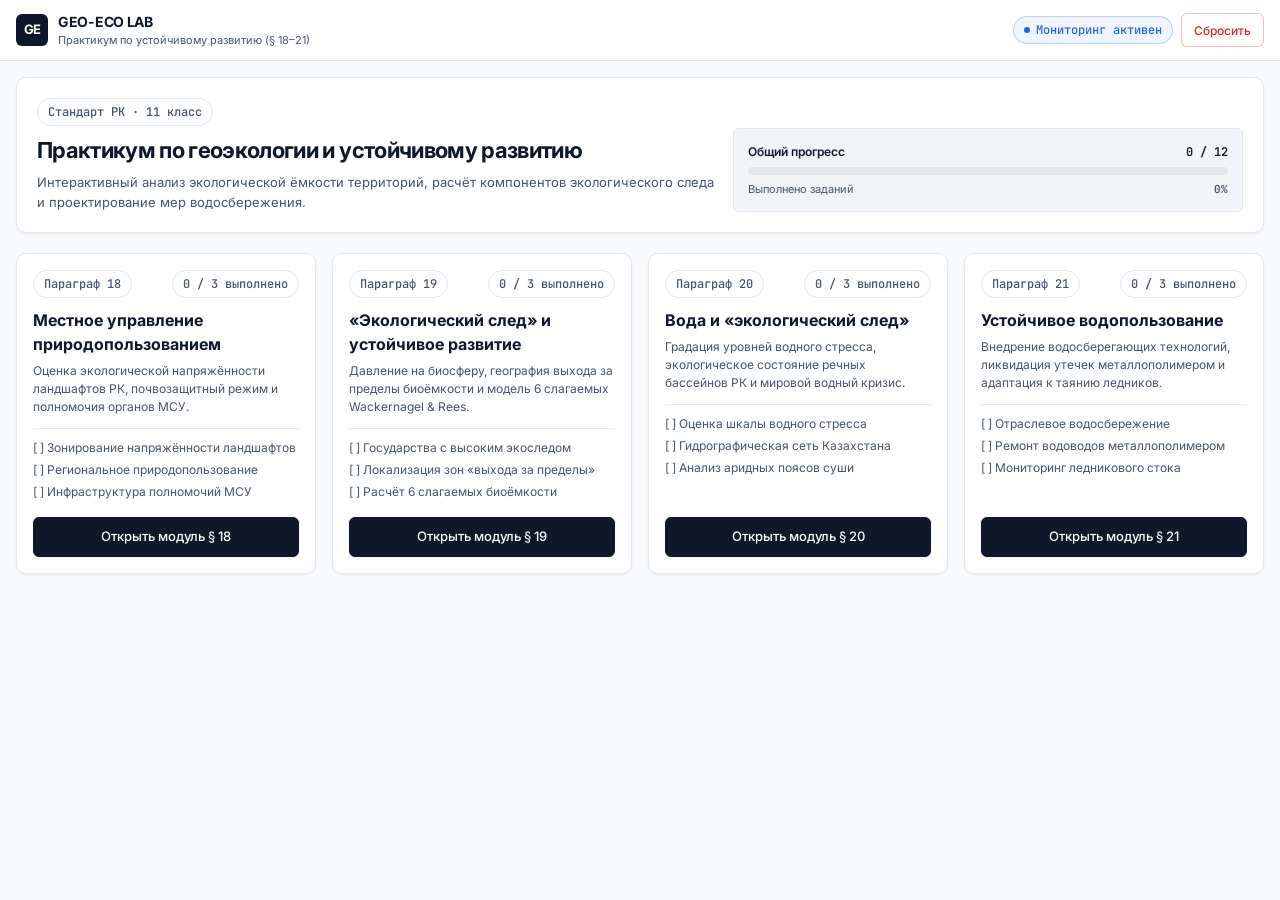
<file: index.html>
<!DOCTYPE html>
<html lang="ru">
<head>
  <meta charset="UTF-8">
  <meta name="viewport" content="width=device-width, initial-scale=1.0, maximum-scale=1.0, user-scalable=no">
  <title>GEO-ECO LAB — Практикум по геоэкологии и устойчивому развитию</title>
  <link rel="preconnect" href="https://fonts.googleapis.com">
  <link rel="preconnect" href="https://fonts.gstatic.com" crossorigin>
  <link href="https://fonts.googleapis.com/css2?family=Inter:wght@400;500;600;700&family=JetBrains+Mono:wght@500;600&display=swap" rel="stylesheet">
  <link rel="stylesheet" href="styles.css">
</head>
<body>

  <header class="app-header">
    <div class="header-container">
      <a href="index.html" class="brand-badge">
        <div class="brand-icon">GE</div>
        <div>
          <div class="brand-title">GEO-ECO LAB</div>
          <div class="brand-subtitle">Практикум по устойчивому развитию (§ 18–21)</div>
        </div>
      </a>
      <div class="header-actions">
        <span class="badge info">
          <span class="status-dot"></span>
          Мониторинг активен
        </span>
        <button onclick="StateManager.resetAll()" class="btn btn-danger-outline btn-sm">Сбросить</button>
      </div>
    </div>
  </header>

  <main class="main-content">
    
    <!-- Hero / Progress Telemetry -->
    <div class="card" style="margin-bottom: 20px; padding: 20px;">
      <div style="display: flex; justify-content: space-between; align-items: flex-end; flex-wrap: wrap; gap: 16px;">
        <div style="max-width: 680px;">
          <div class="badge" style="margin-bottom: 8px;">Стандарт РК · 11 класс</div>
          <h1 style="font-size: 22px; font-weight: 700; letter-spacing: -0.03em; margin-bottom: 6px;">
            Практикум по геоэкологии и устойчивому развитию
          </h1>
          <p style="color: var(--text-muted); font-size: 13px;">
            Интерактивный анализ экологической ёмкости территорий, расчёт компонентов экологического следа и проектирование мер водосбережения.
          </p>
        </div>
        <div style="flex: 1; min-width: 240px; background: var(--bg-subtle); padding: 14px; border-radius: var(--radius-sm); border: 1px solid var(--border-dim);">
          <div style="display: flex; justify-content: space-between; margin-bottom: 6px; font-size: 12px; font-weight: 600;">
            <span>Общий прогресс</span>
            <span id="overall-counter" style="font-family: var(--font-mono);">0 / 12</span>
          </div>
          <div class="progress-container">
            <div id="overall-bar" class="progress-bar-fill" style="width: 0%;"></div>
          </div>
          <div style="display: flex; justify-content: space-between; margin-top: 6px; font-size: 11px; color: var(--text-muted);">
            <span>Выполнено заданий</span>
            <span id="overall-percent" style="font-family: var(--font-mono); font-weight: 600;">0%</span>
          </div>
        </div>
      </div>
    </div>

    <!-- 4 Modules Grid -->
    <div style="display: grid; grid-template-columns: repeat(auto-fit, minmax(290px, 1fr)); gap: 16px;">
      
      <!-- § 18 -->
      <div class="card" style="display: flex; flex-direction: column; justify-content: space-between;">
        <div>
          <div style="display: flex; justify-content: space-between; align-items: center; margin-bottom: 10px;">
            <span class="badge">Параграф 18</span>
            <span id="badge-p18" class="badge">0 / 3</span>
          </div>
          <h2 style="font-size: 16px; font-weight: 700; margin-bottom: 6px;">
            Местное управление природопользованием
          </h2>
          <p style="font-size: 12px; color: var(--text-muted); margin-bottom: 12px;">
            Оценка экологической напряжённости ландшафтов РК, почвозащитный режим и полномочия органов МСУ.
          </p>
          <div style="border-top: 1px solid var(--border-dim); padding-top: 10px; margin-bottom: 16px; font-size: 12px; display: flex; flex-direction: column; gap: 4px;">
            <div id="item-p18_t1" style="color: var(--text-muted);">[ ] Зонирование напряжённости ландшафтов</div>
            <div id="item-p18_t2" style="color: var(--text-muted);">[ ] Региональное природопользование</div>
            <div id="item-p18_t3" style="color: var(--text-muted);">[ ] Инфраструктура полномочий МСУ</div>
          </div>
        </div>
        <a href="paragraph-18.html" class="btn btn-primary" style="width: 100%;">Открыть модуль § 18</a>
      </div>

      <!-- § 19 -->
      <div class="card" style="display: flex; flex-direction: column; justify-content: space-between;">
        <div>
          <div style="display: flex; justify-content: space-between; align-items: center; margin-bottom: 10px;">
            <span class="badge">Параграф 19</span>
            <span id="badge-p19" class="badge">0 / 3</span>
          </div>
          <h2 style="font-size: 16px; font-weight: 700; margin-bottom: 6px;">
            «Экологический след» и устойчивое развитие
          </h2>
          <p style="font-size: 12px; color: var(--text-muted); margin-bottom: 12px;">
            Давление на биосферу, география выхода за пределы биоёмкости и модель 6 слагаемых Wackernagel & Rees.
          </p>
          <div style="border-top: 1px solid var(--border-dim); padding-top: 10px; margin-bottom: 16px; font-size: 12px; display: flex; flex-direction: column; gap: 4px;">
            <div id="item-p19_t1" style="color: var(--text-muted);">[ ] Государства с высоким экоследом</div>
            <div id="item-p19_t2" style="color: var(--text-muted);">[ ] Локализация зон «выхода за пределы»</div>
            <div id="item-p19_t3" style="color: var(--text-muted);">[ ] Расчёт 6 слагаемых биоёмкости</div>
          </div>
        </div>
        <a href="paragraph-19.html" class="btn btn-primary" style="width: 100%;">Открыть модуль § 19</a>
      </div>

      <!-- § 20 -->
      <div class="card" style="display: flex; flex-direction: column; justify-content: space-between;">
        <div>
          <div style="display: flex; justify-content: space-between; align-items: center; margin-bottom: 10px;">
            <span class="badge">Параграф 20</span>
            <span id="badge-p20" class="badge">0 / 3</span>
          </div>
          <h2 style="font-size: 16px; font-weight: 700; margin-bottom: 6px;">
            Вода и «экологический след»
          </h2>
          <p style="font-size: 12px; color: var(--text-muted); margin-bottom: 12px;">
            Градация уровней водного стресса, экологическое состояние речных бассейнов РК и мировой водный кризис.
          </p>
          <div style="border-top: 1px solid var(--border-dim); padding-top: 10px; margin-bottom: 16px; font-size: 12px; display: flex; flex-direction: column; gap: 4px;">
            <div id="item-p20_t1" style="color: var(--text-muted);">[ ] Оценка шкалы водного стресса</div>
            <div id="item-p20_t2" style="color: var(--text-muted);">[ ] Гидрографическая сеть Казахстана</div>
            <div id="item-p20_t3" style="color: var(--text-muted);">[ ] Анализ аридных поясов суши</div>
          </div>
        </div>
        <a href="paragraph-20.html" class="btn btn-primary" style="width: 100%;">Открыть модуль § 20</a>
      </div>

      <!-- § 21 -->
      <div class="card" style="display: flex; flex-direction: column; justify-content: space-between;">
        <div>
          <div style="display: flex; justify-content: space-between; align-items: center; margin-bottom: 10px;">
            <span class="badge">Параграф 21</span>
            <span id="badge-p21" class="badge">0 / 3</span>
          </div>
          <h2 style="font-size: 16px; font-weight: 700; margin-bottom: 6px;">
            Устойчивое водопользование
          </h2>
          <p style="font-size: 12px; color: var(--text-muted); margin-bottom: 12px;">
            Внедрение водосберегающих технологий, ликвидация утечек металлополимером и адаптация к таянию ледников.
          </p>
          <div style="border-top: 1px solid var(--border-dim); padding-top: 10px; margin-bottom: 16px; font-size: 12px; display: flex; flex-direction: column; gap: 4px;">
            <div id="item-p21_t1" style="color: var(--text-muted);">[ ] Отраслевое водосбережение</div>
            <div id="item-p21_t2" style="color: var(--text-muted);">[ ] Ремонт водоводов металлополимером</div>
            <div id="item-p21_t3" style="color: var(--text-muted);">[ ] Мониторинг ледникового стока</div>
          </div>
        </div>
        <a href="paragraph-21.html" class="btn btn-primary" style="width: 100%;">Открыть модуль § 21</a>
      </div>

    </div>
  </main>

  <script src="shared.js"></script>
  <script>
    function renderHubStats() {
      const stats = StateManager.getStats();
      document.getElementById('overall-counter').innerText = `${stats.completedCount} / ${stats.totalCount}`;
      document.getElementById('overall-percent').innerText = `${stats.percent}%`;
      document.getElementById('overall-bar').style.width = `${stats.percent}%`;

      [18, 19, 20, 21].forEach(p => {
        const pCount = stats.byParagraph[p] || 0;
        const badge = document.getElementById(`badge-p${p}`);
        badge.innerText = `${pCount} / 3 выполнено`;
        if (pCount === 3) badge.className = 'badge success';
        else if (pCount > 0) badge.className = 'badge warning';
      });

      Object.keys(TASK_REGISTRY).forEach(taskId => {
        const item = document.getElementById(`item-${taskId}`);
        if (item && StateManager.isCompleted(taskId)) {
          item.style.color = '#059669';
          item.style.fontWeight = '600';
          item.innerText = `[OK] ${TASK_REGISTRY[taskId].title}`;
        }
      });
    }

    window.addEventListener('DOMContentLoaded', renderHubStats);
    window.addEventListener('geoeco_storage_update', renderHubStats);
  </script>
</body>
</html>
</file>
<file: styles.css>
/* ==========================================================================
   GEO-ECO LAB DESIGN SYSTEM
   Theme: Light Minimalist SaaS / Clean Data Dashboard
   Mobile-First & Touch-Friendly (Zero Emojis, Esri Gray Standard)
   ========================================================================== */

:root {
  --font-sans: 'Inter', -apple-system, BlinkMacSystemFont, "Segoe UI", Roboto, sans-serif;
  --font-mono: 'JetBrains Mono', ui-monospace, SFMono-Regular, Menlo, monospace;

  /* Neutrals */
  --bg-app: #f8fafc;
  --bg-surface: #ffffff;
  --bg-subtle: #f1f5f9;
  --border-dim: #e2e8f0;
  --border-strong: #cbd5e1;
  --border-focus: #0f172a;

  /* Typography */
  --text-main: #0f172a;
  --text-muted: #475569;
  --text-subtle: #94a3b8;

  /* Accents */
  --accent-primary: #0f172a;
  --accent-primary-hover: #1e293b;
  --color-success: #059669;
  --color-success-bg: #ecfdf5;
  --color-warning: #d97706;
  --color-warning-bg: #fffbeb;
  --color-danger: #dc2626;
  --color-danger-bg: #fef2f2;
  --color-info: #2563eb;
  --color-info-bg: #eff6ff;

  /* Elevation & Shape */
  --radius-sm: 6px;
  --radius-md: 10px;
  --radius-lg: 14px;
  --radius-full: 9999px;
  --shadow-xs: 0 1px 2px rgba(15, 23, 42, 0.05);
  --shadow-sm: 0 1px 3px rgba(15, 23, 42, 0.08);
  --shadow-md: 0 4px 6px -1px rgba(15, 23, 42, 0.08);
  --shadow-lg: 0 10px 15px -3px rgba(15, 23, 42, 0.08);
  --specular-card: inset 0 1px 0 rgba(255, 255, 255, 0.9), 0 1px 3px rgba(15, 23, 42, 0.06);
}

* {
  box-sizing: border-box;
  margin: 0;
  padding: 0;
  -webkit-tap-highlight-color: transparent;
}

body {
  font-family: var(--font-sans);
  background-color: var(--bg-app);
  color: var(--text-main);
  line-height: 1.5;
  -webkit-font-smoothing: antialiased;
  min-height: 100dvh;
  display: flex;
  flex-direction: column;
}

/* Header & Navigation */
.app-header {
  background: var(--bg-surface);
  border-bottom: 1px solid var(--border-dim);
  position: sticky;
  top: 0;
  z-index: 1000;
  backdrop-filter: blur(8px);
}

.header-container {
  max-width: 1440px;
  margin: 0 auto;
  padding: 0 16px;
  height: 60px;
  display: flex;
  align-items: center;
  justify-content: space-between;
  gap: 12px;
}

.brand-badge {
  display: flex;
  align-items: center;
  gap: 10px;
  text-decoration: none;
  color: inherit;
}

.brand-icon {
  width: 32px;
  height: 32px;
  background: #0f172a;
  border-radius: var(--radius-sm);
  display: grid;
  place-items: center;
  color: #fff;
  font-weight: 700;
  font-size: 13px;
  letter-spacing: -0.04em;
  flex-shrink: 0;
}

.brand-title {
  font-size: 14px;
  font-weight: 700;
  letter-spacing: -0.02em;
}

.brand-subtitle {
  font-size: 11px;
  color: var(--text-muted);
}

.header-actions {
  display: flex;
  align-items: center;
  gap: 8px;
}

/* Main Container */
.main-content {
  flex: 1;
  max-width: 1440px;
  width: 100%;
  margin: 0 auto;
  padding: 16px;
}

/* Badges */
.badge {
  display: inline-flex;
  align-items: center;
  gap: 6px;
  padding: 4px 10px;
  border-radius: var(--radius-full);
  font-size: 12px;
  font-weight: 500;
  font-family: var(--font-mono);
  border: 1px solid var(--border-dim);
  background: var(--bg-surface);
  color: var(--text-muted);
}

.badge.success {
  background: var(--color-success-bg);
  border-color: rgba(5, 150, 105, 0.25);
  color: var(--color-success);
}

.badge.warning {
  background: var(--color-warning-bg);
  border-color: rgba(217, 119, 6, 0.25);
  color: var(--color-warning);
}

.badge.danger {
  background: var(--color-danger-bg);
  border-color: rgba(220, 38, 38, 0.25);
  color: var(--color-danger);
}

.badge.info {
  background: var(--color-info-bg);
  border-color: rgba(37, 99, 235, 0.25);
  color: var(--color-info);
}

.status-dot {
  width: 6px;
  height: 6px;
  border-radius: 50%;
  background: currentColor;
}

/* Buttons (Touch target >= 44px on mobile) */
.btn {
  display: inline-flex;
  align-items: center;
  justify-content: center;
  gap: 8px;
  padding: 9px 16px;
  border-radius: var(--radius-sm);
  font-size: 13px;
  font-weight: 500;
  cursor: pointer;
  transition: all 0.15s ease;
  border: 1px solid transparent;
  font-family: inherit;
  text-decoration: none;
  min-height: 40px;
}

.btn-primary {
  background: var(--accent-primary);
  color: #fff;
  border-color: var(--accent-primary);
  box-shadow: var(--shadow-xs);
}

.btn-primary:hover {
  background: var(--accent-primary-hover);
}

.btn-secondary {
  background: var(--bg-surface);
  color: var(--text-main);
  border-color: var(--border-dim);
  box-shadow: var(--shadow-xs);
}

.btn-secondary:hover {
  background: var(--bg-subtle);
  border-color: var(--border-strong);
}

.btn-danger-outline {
  background: var(--bg-surface);
  color: var(--color-danger);
  border-color: rgba(220, 38, 38, 0.3);
}

.btn-sm {
  padding: 6px 12px;
  font-size: 12px;
  min-height: 34px;
}

/* Card Container */
.card {
  background: var(--bg-surface);
  border: 1px solid var(--border-dim);
  border-radius: var(--radius-md);
  box-shadow: var(--specular-card);
  padding: 16px;
  position: relative;
}

/* Workspace Grid & Mobile Collapse */
.workspace-grid {
  display: grid;
  grid-template-columns: 400px 1fr;
  gap: 16px;
  height: calc(100dvh - 120px);
  min-height: 600px;
}

.sidebar-panel {
  display: flex;
  flex-direction: column;
  gap: 14px;
  overflow-y: auto;
  padding-right: 2px;
}

.map-panel {
  display: flex;
  flex-direction: column;
  position: relative;
  overflow: hidden;
  padding: 0;
  min-height: 380px;
}

.map-container {
  width: 100%;
  height: 100%;
  border-radius: var(--radius-md);
  z-index: 1;
  background-color: #e5e7eb;
}

/* Mobile Responsiveness */
@media (max-width: 960px) {
  .workspace-grid {
    grid-template-columns: 1fr;
    height: auto;
    min-height: unset;
  }
  
  .map-panel {
    order: -1;
    height: 380px;
  }

  .header-container {
    height: auto;
    padding: 10px 16px;
    flex-wrap: wrap;
  }

  .brand-subtitle {
    display: none;
  }
}

/* Tabs: Horizontal Scroll on Mobile */
.tabs-nav {
  display: flex;
  gap: 4px;
  background: var(--bg-subtle);
  padding: 4px;
  border-radius: var(--radius-sm);
  border: 1px solid var(--border-dim);
  overflow-x: auto;
  white-space: nowrap;
}

.tab-btn {
  flex: 1;
  min-width: 90px;
  padding: 8px 12px;
  border-radius: var(--radius-sm);
  background: transparent;
  border: none;
  font-size: 12px;
  font-weight: 500;
  color: var(--text-muted);
  cursor: pointer;
  transition: all 0.15s ease;
  font-family: inherit;
  min-height: 36px;
}

.tab-btn.active {
  background: var(--bg-surface);
  color: var(--text-main);
  box-shadow: var(--shadow-xs);
  font-weight: 600;
}

/* Map Overlays */
.map-toolbar {
  position: absolute;
  top: 10px;
  left: 10px;
  right: 10px;
  z-index: 400;
  background: rgba(255, 255, 255, 0.96);
  border: 1px solid var(--border-dim);
  border-radius: var(--radius-sm);
  padding: 8px 12px;
  box-shadow: var(--shadow-sm);
  font-size: 12px;
  display: flex;
  align-items: center;
  justify-content: space-between;
}

/* Form Controls */
select, input[type="text"] {
  width: 100%;
  padding: 10px 12px;
  border-radius: var(--radius-sm);
  border: 1px solid var(--border-dim);
  font-family: inherit;
  font-size: 13px;
  background: #fff;
  color: var(--text-main);
  outline: none;
  min-height: 42px;
}

select:focus, input[type="text"]:focus {
  border-color: var(--border-focus);
}

.slider-group {
  display: flex;
  flex-direction: column;
  gap: 6px;
  margin-bottom: 10px;
}

.slider-label {
  display: flex;
  justify-content: space-between;
  font-size: 12px;
  font-weight: 500;
  color: var(--text-main);
}

.range-input {
  width: 100%;
  accent-color: #0f172a;
  height: 8px;
  border-radius: var(--radius-full);
  background: var(--border-dim);
}

/* Toasts */
.toast-notice {
  position: fixed;
  bottom: 20px;
  left: 50%;
  transform: translateX(-50%);
  z-index: 2000;
  padding: 10px 18px;
  border-radius: var(--radius-sm);
  background: var(--accent-primary);
  color: #fff;
  font-size: 13px;
  box-shadow: var(--shadow-lg);
  display: flex;
  align-items: center;
  gap: 10px;
  max-width: 90vw;
  animation: slideUp 0.25s cubic-bezier(0.16, 1, 0.3, 1);
}

@keyframes slideUp {
  from { transform: translate(-50%, 20px); opacity: 0; }
  to { transform: translate(-50%, 0); opacity: 1; }
}

.progress-container {
  background: var(--border-dim);
  height: 8px;
  border-radius: var(--radius-full);
  overflow: hidden;
}

.progress-bar-fill {
  height: 100%;
  background: var(--color-success);
  transition: width 0.3s ease;
}

/* SVG icons helpers */
.ui-icon {
  width: 16px;
  height: 16px;
  stroke: currentColor;
  stroke-width: 2;
  stroke-linecap: round;
  stroke-linejoin: round;
  fill: none;
  flex-shrink: 0;
}
</file>
